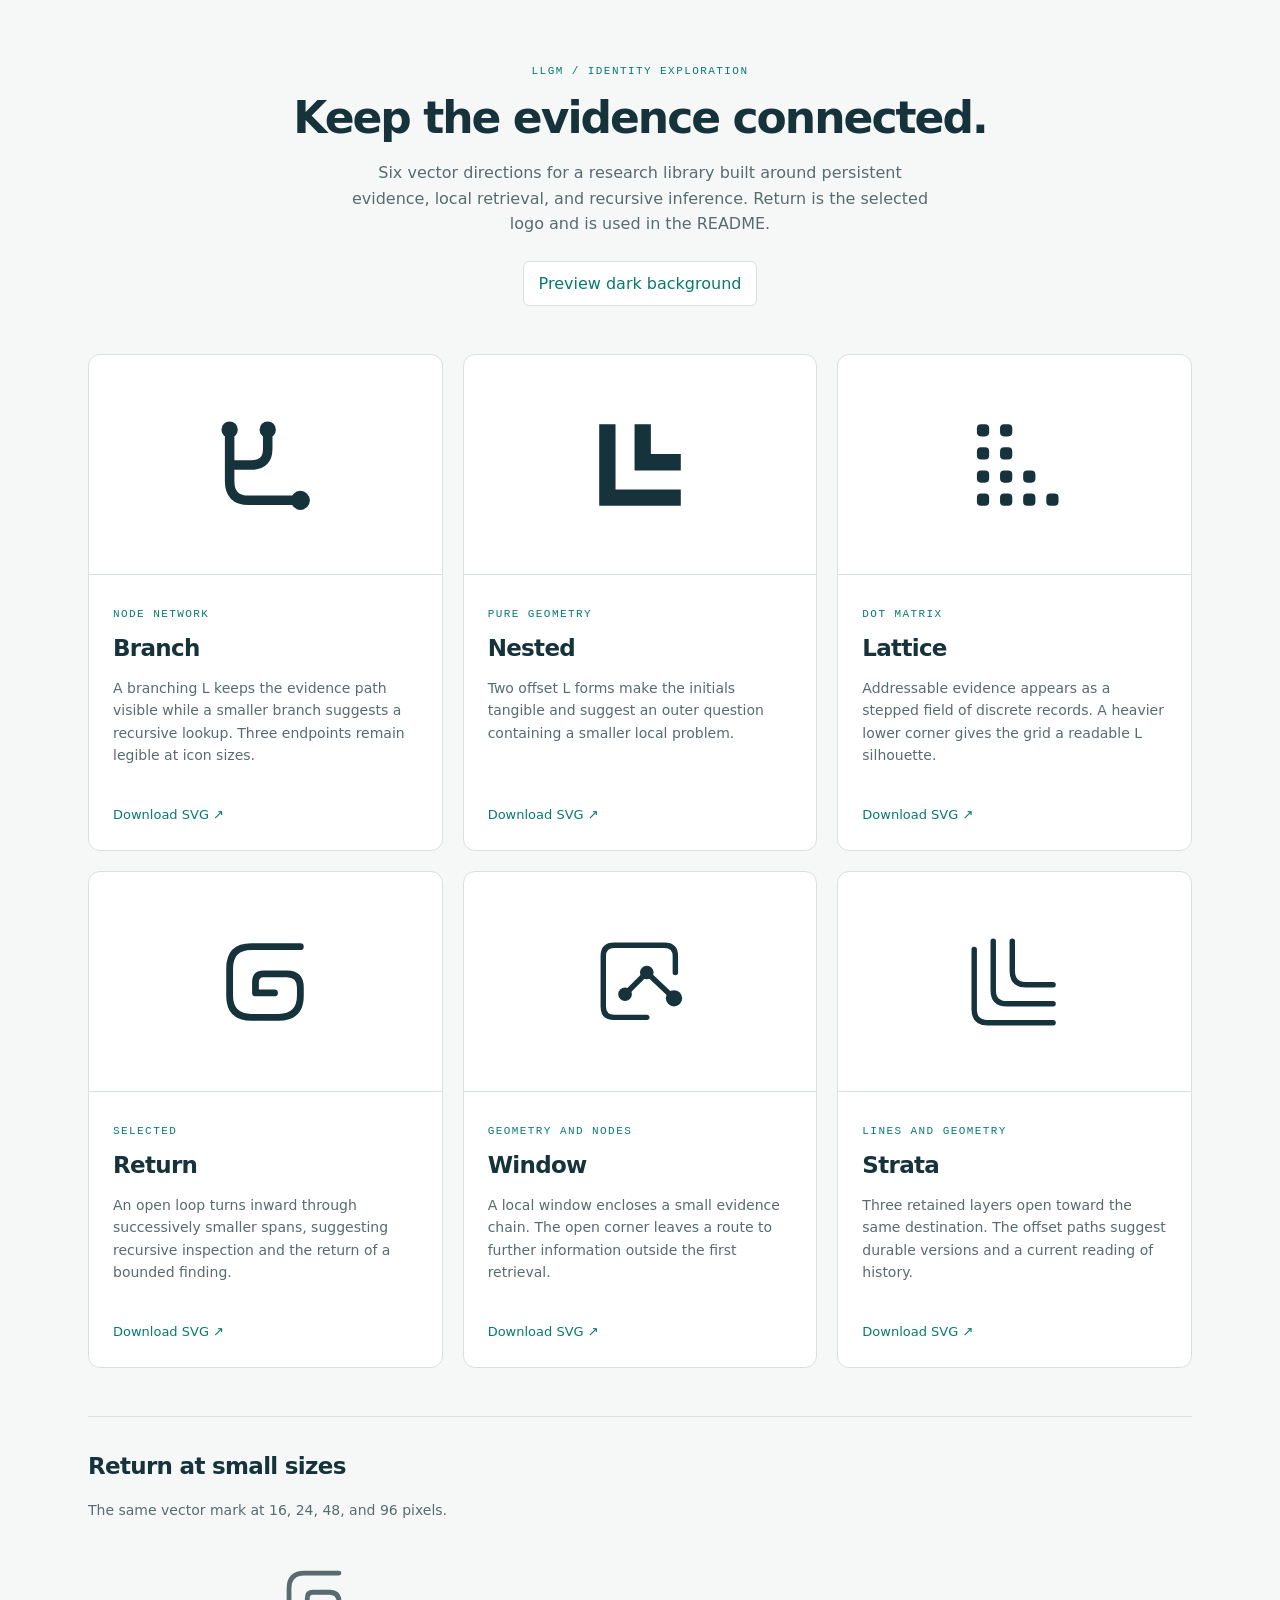
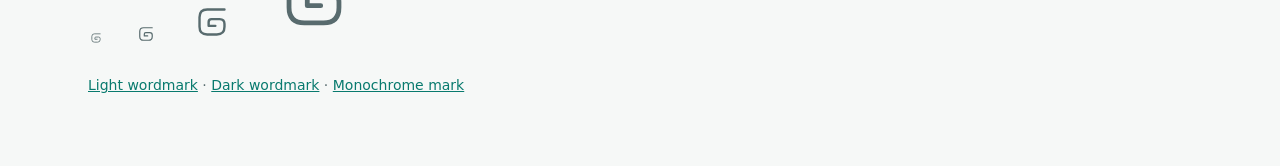
<file: development/brand-explorations/index.html>
<!doctype html>
<html lang="en"><head><meta charset="utf-8"><meta name="viewport" content="width=device-width,initial-scale=1"><title>LLGM · Logo directions</title>
<style>
:root {color-scheme:light;--bg:#f6f8f7;--fg:#16333b;--card:#fff;--line:#d8e1de;--muted:#586b6e;--accent:#087a6e;}
:root.dark {color-scheme:dark;--bg:#0d1117;--fg:#edf5f4;--card:#151d23;--line:#2b3941;--muted:#a3b8bd;--accent:#70e2c3;}
*{box-sizing:border-box}body{margin:0;background:var(--bg);color:var(--fg);font:16px/1.6 system-ui,-apple-system,sans-serif;transition:background .2s,color .2s}
main{max-width:1160px;margin:auto;padding:56px 28px}header{max-width:760px;margin:0 auto 48px;text-align:center}.label{font:11px/1.5 ui-monospace,monospace;letter-spacing:.13em;text-transform:uppercase;color:var(--accent)}h1{font-size:44px;letter-spacing:-.045em;line-height:1.1;margin:12px 0 18px}header p{color:var(--muted);max-width:580px;margin:0 auto 24px}button,a{color:var(--accent)}button{background:var(--card);border:1px solid var(--line);border-radius:6px;padding:9px 15px;cursor:pointer;font:inherit}button:focus-visible,a:focus-visible{outline:3px solid var(--accent);outline-offset:4px}.grid{display:grid;grid-template-columns:repeat(3,1fr);gap:20px}.logo-card{border:1px solid var(--line);border-radius:12px;background:var(--card);overflow:hidden;transition:transform .2s}.logo-card:hover{transform:translateY(-3px)}.logo-canvas{height:220px;display:grid;place-items:center;border-bottom:1px solid var(--line)}.logo-canvas svg{width:136px;height:136px}.caption{padding:24px}h2{font-size:23px;letter-spacing:-.03em;margin:5px 0 10px}.caption p{color:var(--muted);font-size:14px;min-height:108px;margin:0 0 16px}.caption a{font-size:13px;text-decoration:none}.scales{display:flex;gap:30px;align-items:end;margin:28px 0}.scales svg{display:block}footer{margin-top:48px;border-top:1px solid var(--line);padding-top:26px;color:var(--muted);font-size:14px}footer h2{color:var(--fg)}@media(max-width:840px){.grid{grid-template-columns:repeat(2,1fr)}}@media(max-width:560px){main{padding:32px 18px}.grid{grid-template-columns:1fr}h1{font-size:34px}.caption p{min-height:0}}@media(prefers-reduced-motion:reduce){*{transition:none!important}}
</style></head><body><main><header><span class="label">LLGM / Identity exploration</span><h1>Keep the evidence connected.</h1><p>Six vector directions for a research library built around persistent evidence, local retrieval, and recursive inference. Return is the selected logo and is used in the README.</p><button id="theme" type="button" aria-pressed="false">Preview dark background</button></header><section class="grid" aria-label="Six logo directions"><article class="logo-card"><div class="logo-canvas"><svg xmlns="http://www.w3.org/2000/svg" viewBox="0 0 100 100" role="img" aria-labelledby="concept-1" color="inherit">
  <title id="concept-1">LLGM Branch</title>
  <g fill="none" stroke="currentColor" stroke-width="7" stroke-linecap="round" stroke-linejoin="round">
    <path d="M24 24V62Q24 76 38 76H76"/>
    <path d="M24 50H40Q52 50 52 38V24"/>
  </g>
  <g fill="currentColor"><circle cx="24" cy="24" r="6"/><circle cx="52" cy="24" r="6"/><circle cx="76" cy="76" r="7"/></g>
</svg>
</div><div class="caption"><span class="label">Node network</span><h2>Branch</h2><p>A branching L keeps the evidence path visible while a smaller branch suggests a recursive lookup. Three endpoints remain legible at icon sizes.</p><a href="01-branch.svg" download>Download SVG <span aria-hidden="true">↗</span></a></div></article><article class="logo-card"><div class="logo-canvas"><svg xmlns="http://www.w3.org/2000/svg" viewBox="0 0 100 100" role="img" aria-labelledby="concept-2" color="inherit">
  <title id="concept-2">LLGM Nested</title>
  <g fill="currentColor"><path d="M20 20H32V68H80V80H20Z"/><path d="M46 20H58V42H80V54H46Z"/></g>
</svg>
</div><div class="caption"><span class="label">Pure geometry</span><h2>Nested</h2><p>Two offset L forms make the initials tangible and suggest an outer question containing a smaller local problem.</p><a href="02-nested.svg" download>Download SVG <span aria-hidden="true">↗</span></a></div></article><article class="logo-card"><div class="logo-canvas"><svg xmlns="http://www.w3.org/2000/svg" viewBox="0 0 100 100" role="img" aria-labelledby="concept-3" color="inherit">
  <title id="concept-3">LLGM Lattice</title>
  <g fill="currentColor"><rect x="22" y="20" width="9" height="9" rx="3"/><rect x="39" y="20" width="9" height="9" rx="3"/><rect x="22" y="37" width="9" height="9" rx="3"/><rect x="39" y="37" width="9" height="9" rx="3"/><rect x="22" y="54" width="9" height="9" rx="3"/><rect x="39" y="54" width="9" height="9" rx="3"/><rect x="56" y="54" width="9" height="9" rx="3"/><rect x="22" y="71" width="9" height="9" rx="3"/><rect x="39" y="71" width="9" height="9" rx="3"/><rect x="56" y="71" width="9" height="9" rx="3"/><rect x="73" y="71" width="9" height="9" rx="3"/></g>
</svg>
</div><div class="caption"><span class="label">Dot matrix</span><h2>Lattice</h2><p>Addressable evidence appears as a stepped field of discrete records. A heavier lower corner gives the grid a readable L silhouette.</p><a href="03-lattice.svg" download>Download SVG <span aria-hidden="true">↗</span></a></div></article><article class="logo-card"><div class="logo-canvas"><svg xmlns="http://www.w3.org/2000/svg" viewBox="0 0 100 100" role="img" aria-labelledby="concept-4" color="inherit">
  <title id="concept-4">LLGM Return</title>
  <path d="M76 24H40Q24 24 24 40V60Q24 76 40 76H60Q76 76 76 60V54Q76 44 66 44H49Q43 44 43 50V58H57" fill="none" stroke="currentColor" stroke-width="5" stroke-linecap="round" stroke-linejoin="round"/>
</svg>
</div><div class="caption"><span class="label">Selected</span><h2>Return</h2><p>An open loop turns inward through successively smaller spans, suggesting recursive inspection and the return of a bounded finding.</p><a href="04-return.svg" download>Download SVG <span aria-hidden="true">↗</span></a></div></article><article class="logo-card"><div class="logo-canvas"><svg xmlns="http://www.w3.org/2000/svg" viewBox="0 0 100 100" role="img" aria-labelledby="concept-5" color="inherit">
  <title id="concept-5">LLGM Window</title>
  <g fill="none" stroke="currentColor" stroke-width="4" stroke-linecap="round"><path d="M76 43V31Q76 23 68 23H31Q23 23 23 31V68Q23 76 31 76H55"/><path d="M39 59L55 43L75 62"/></g><g fill="currentColor"><circle cx="39" cy="59" r="5"/><circle cx="55" cy="43" r="5"/><circle cx="75" cy="62" r="6"/></g>
</svg>
</div><div class="caption"><span class="label">Geometry and nodes</span><h2>Window</h2><p>A local window encloses a small evidence chain. The open corner leaves a route to further information outside the first retrieval.</p><a href="05-window.svg" download>Download SVG <span aria-hidden="true">↗</span></a></div></article><article class="logo-card"><div class="logo-canvas"><svg xmlns="http://www.w3.org/2000/svg" viewBox="0 0 100 100" role="img" aria-labelledby="concept-6" color="inherit">
  <title id="concept-6">LLGM Strata</title>
  <g fill="none" stroke="currentColor" stroke-width="4" stroke-linecap="round" stroke-linejoin="round"><path d="M20 26V70Q20 80 30 80H78"/><path d="M34 20V56Q34 66 44 66H78"/><path d="M48 20V42Q48 52 58 52H78"/></g>
</svg>
</div><div class="caption"><span class="label">Lines and geometry</span><h2>Strata</h2><p>Three retained layers open toward the same destination. The offset paths suggest durable versions and a current reading of history.</p><a href="06-strata.svg" download>Download SVG <span aria-hidden="true">↗</span></a></div></article></section><footer><h2>Return at small sizes</h2><p>The same vector mark at 16, 24, 48, and 96 pixels.</p><div class="scales"><svg xmlns="http://www.w3.org/2000/svg" viewBox="0 0 100 100" width="16" height="16" role="img" aria-labelledby="concept-7" color="inherit">
  <title id="concept-7">Return at 16 pixels</title>
  <path d="M76 24H40Q24 24 24 40V60Q24 76 40 76H60Q76 76 76 60V54Q76 44 66 44H49Q43 44 43 50V58H57" fill="none" stroke="currentColor" stroke-width="5" stroke-linecap="round" stroke-linejoin="round"/>
</svg>
<svg xmlns="http://www.w3.org/2000/svg" viewBox="0 0 100 100" width="24" height="24" role="img" aria-labelledby="concept-8" color="inherit">
  <title id="concept-8">Return at 24 pixels</title>
  <path d="M76 24H40Q24 24 24 40V60Q24 76 40 76H60Q76 76 76 60V54Q76 44 66 44H49Q43 44 43 50V58H57" fill="none" stroke="currentColor" stroke-width="5" stroke-linecap="round" stroke-linejoin="round"/>
</svg>
<svg xmlns="http://www.w3.org/2000/svg" viewBox="0 0 100 100" width="48" height="48" role="img" aria-labelledby="concept-9" color="inherit">
  <title id="concept-9">Return at 48 pixels</title>
  <path d="M76 24H40Q24 24 24 40V60Q24 76 40 76H60Q76 76 76 60V54Q76 44 66 44H49Q43 44 43 50V58H57" fill="none" stroke="currentColor" stroke-width="5" stroke-linecap="round" stroke-linejoin="round"/>
</svg>
<svg xmlns="http://www.w3.org/2000/svg" viewBox="0 0 100 100" width="96" height="96" role="img" aria-labelledby="concept-10" color="inherit">
  <title id="concept-10">Return at 96 pixels</title>
  <path d="M76 24H40Q24 24 24 40V60Q24 76 40 76H60Q76 76 76 60V54Q76 44 66 44H49Q43 44 43 50V58H57" fill="none" stroke="currentColor" stroke-width="5" stroke-linecap="round" stroke-linejoin="round"/>
</svg>
</div><p><a href="../../docs/_static/brand/llgm-logo-light.svg" download>Light wordmark</a> · <a href="../../docs/_static/brand/llgm-logo-dark.svg" download>Dark wordmark</a> · <a href="../../docs/_static/brand/llgm-mark.svg" download>Monochrome mark</a></p></footer></main><script>
const toggle=document.getElementById('theme');
toggle.addEventListener('click',()=>{const dark=document.documentElement.classList.toggle('dark');toggle.setAttribute('aria-pressed',String(dark));toggle.textContent=dark?'Preview light background':'Preview dark background';});
</script></body></html>
</file>
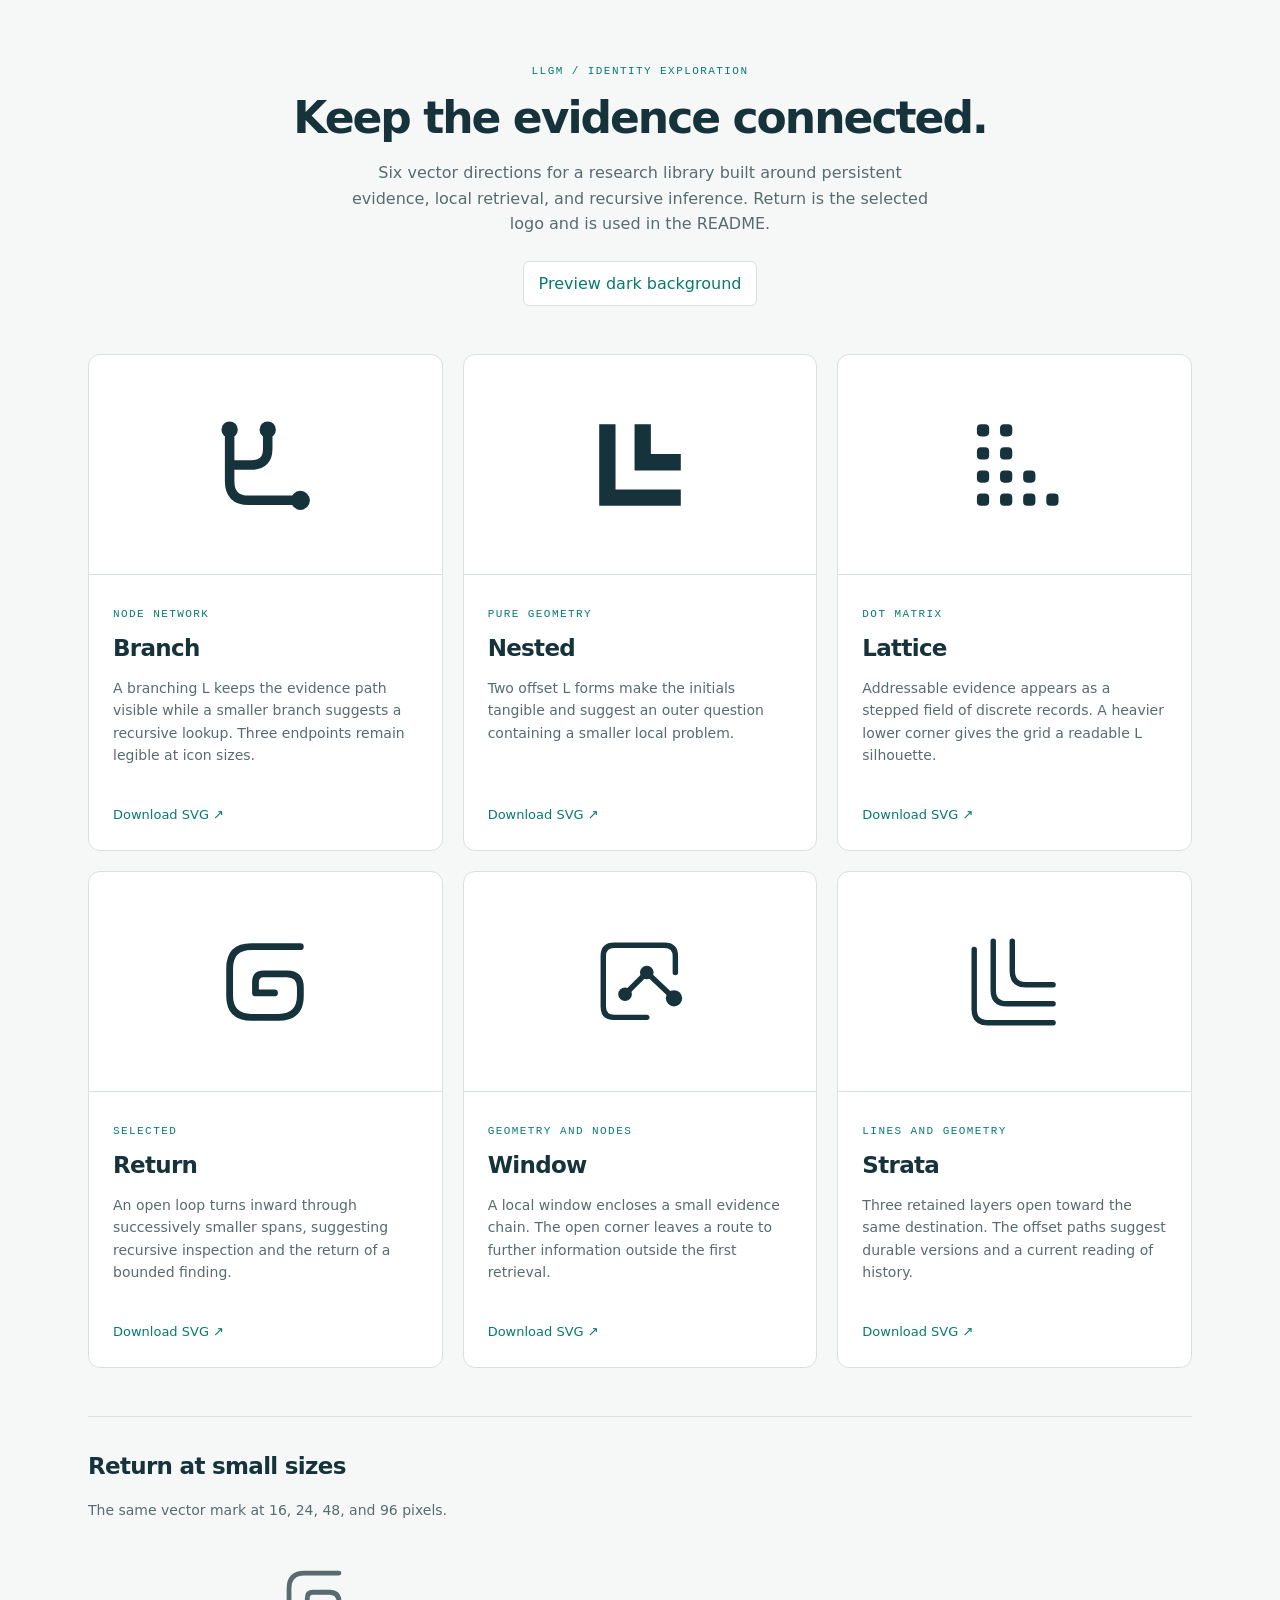
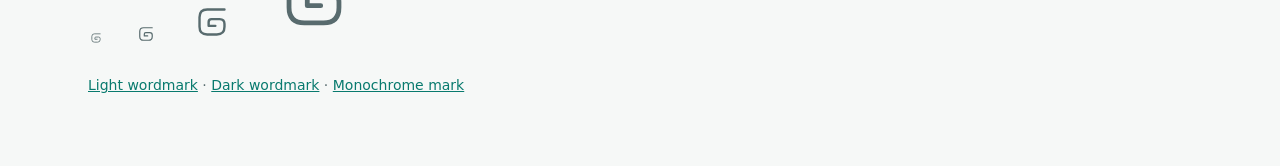
<file: docs/contributing/brand-explorations/index.html>
<!doctype html>
<html lang="en"><head><meta charset="utf-8"><meta name="viewport" content="width=device-width,initial-scale=1"><title>LLGM · Logo directions</title>
<style>
:root {color-scheme:light;--bg:#f6f8f7;--fg:#16333b;--card:#fff;--line:#d8e1de;--muted:#586b6e;--accent:#087a6e;}
:root.dark {color-scheme:dark;--bg:#0d1117;--fg:#edf5f4;--card:#151d23;--line:#2b3941;--muted:#a3b8bd;--accent:#70e2c3;}
*{box-sizing:border-box}body{margin:0;background:var(--bg);color:var(--fg);font:16px/1.6 system-ui,-apple-system,sans-serif;transition:background .2s,color .2s}
main{max-width:1160px;margin:auto;padding:56px 28px}header{max-width:760px;margin:0 auto 48px;text-align:center}.label{font:11px/1.5 ui-monospace,monospace;letter-spacing:.13em;text-transform:uppercase;color:var(--accent)}h1{font-size:44px;letter-spacing:-.045em;line-height:1.1;margin:12px 0 18px}header p{color:var(--muted);max-width:580px;margin:0 auto 24px}button,a{color:var(--accent)}button{background:var(--card);border:1px solid var(--line);border-radius:6px;padding:9px 15px;cursor:pointer;font:inherit}button:focus-visible,a:focus-visible{outline:3px solid var(--accent);outline-offset:4px}.grid{display:grid;grid-template-columns:repeat(3,1fr);gap:20px}.logo-card{border:1px solid var(--line);border-radius:12px;background:var(--card);overflow:hidden;transition:transform .2s}.logo-card:hover{transform:translateY(-3px)}.logo-canvas{height:220px;display:grid;place-items:center;border-bottom:1px solid var(--line)}.logo-canvas svg{width:136px;height:136px}.caption{padding:24px}h2{font-size:23px;letter-spacing:-.03em;margin:5px 0 10px}.caption p{color:var(--muted);font-size:14px;min-height:108px;margin:0 0 16px}.caption a{font-size:13px;text-decoration:none}.scales{display:flex;gap:30px;align-items:end;margin:28px 0}.scales svg{display:block}footer{margin-top:48px;border-top:1px solid var(--line);padding-top:26px;color:var(--muted);font-size:14px}footer h2{color:var(--fg)}@media(max-width:840px){.grid{grid-template-columns:repeat(2,1fr)}}@media(max-width:560px){main{padding:32px 18px}.grid{grid-template-columns:1fr}h1{font-size:34px}.caption p{min-height:0}}@media(prefers-reduced-motion:reduce){*{transition:none!important}}
</style></head><body><main><header><span class="label">LLGM / Identity exploration</span><h1>Keep the evidence connected.</h1><p>Six vector directions for a research library built around persistent evidence, local retrieval, and recursive inference. Return is the selected logo and is used in the README.</p><button id="theme" type="button" aria-pressed="false">Preview dark background</button></header><section class="grid" aria-label="Six logo directions"><article class="logo-card"><div class="logo-canvas"><svg xmlns="http://www.w3.org/2000/svg" viewBox="0 0 100 100" role="img" aria-labelledby="concept-1" color="inherit">
  <title id="concept-1">LLGM Branch</title>
  <g fill="none" stroke="currentColor" stroke-width="7" stroke-linecap="round" stroke-linejoin="round">
    <path d="M24 24V62Q24 76 38 76H76"/>
    <path d="M24 50H40Q52 50 52 38V24"/>
  </g>
  <g fill="currentColor"><circle cx="24" cy="24" r="6"/><circle cx="52" cy="24" r="6"/><circle cx="76" cy="76" r="7"/></g>
</svg>
</div><div class="caption"><span class="label">Node network</span><h2>Branch</h2><p>A branching L keeps the evidence path visible while a smaller branch suggests a recursive lookup. Three endpoints remain legible at icon sizes.</p><a href="01-branch.svg" download>Download SVG <span aria-hidden="true">↗</span></a></div></article><article class="logo-card"><div class="logo-canvas"><svg xmlns="http://www.w3.org/2000/svg" viewBox="0 0 100 100" role="img" aria-labelledby="concept-2" color="inherit">
  <title id="concept-2">LLGM Nested</title>
  <g fill="currentColor"><path d="M20 20H32V68H80V80H20Z"/><path d="M46 20H58V42H80V54H46Z"/></g>
</svg>
</div><div class="caption"><span class="label">Pure geometry</span><h2>Nested</h2><p>Two offset L forms make the initials tangible and suggest an outer question containing a smaller local problem.</p><a href="02-nested.svg" download>Download SVG <span aria-hidden="true">↗</span></a></div></article><article class="logo-card"><div class="logo-canvas"><svg xmlns="http://www.w3.org/2000/svg" viewBox="0 0 100 100" role="img" aria-labelledby="concept-3" color="inherit">
  <title id="concept-3">LLGM Lattice</title>
  <g fill="currentColor"><rect x="22" y="20" width="9" height="9" rx="3"/><rect x="39" y="20" width="9" height="9" rx="3"/><rect x="22" y="37" width="9" height="9" rx="3"/><rect x="39" y="37" width="9" height="9" rx="3"/><rect x="22" y="54" width="9" height="9" rx="3"/><rect x="39" y="54" width="9" height="9" rx="3"/><rect x="56" y="54" width="9" height="9" rx="3"/><rect x="22" y="71" width="9" height="9" rx="3"/><rect x="39" y="71" width="9" height="9" rx="3"/><rect x="56" y="71" width="9" height="9" rx="3"/><rect x="73" y="71" width="9" height="9" rx="3"/></g>
</svg>
</div><div class="caption"><span class="label">Dot matrix</span><h2>Lattice</h2><p>Addressable evidence appears as a stepped field of discrete records. A heavier lower corner gives the grid a readable L silhouette.</p><a href="03-lattice.svg" download>Download SVG <span aria-hidden="true">↗</span></a></div></article><article class="logo-card"><div class="logo-canvas"><svg xmlns="http://www.w3.org/2000/svg" viewBox="0 0 100 100" role="img" aria-labelledby="concept-4" color="inherit">
  <title id="concept-4">LLGM Return</title>
  <path d="M76 24H40Q24 24 24 40V60Q24 76 40 76H60Q76 76 76 60V54Q76 44 66 44H49Q43 44 43 50V58H57" fill="none" stroke="currentColor" stroke-width="5" stroke-linecap="round" stroke-linejoin="round"/>
</svg>
</div><div class="caption"><span class="label">Selected</span><h2>Return</h2><p>An open loop turns inward through successively smaller spans, suggesting recursive inspection and the return of a bounded finding.</p><a href="04-return.svg" download>Download SVG <span aria-hidden="true">↗</span></a></div></article><article class="logo-card"><div class="logo-canvas"><svg xmlns="http://www.w3.org/2000/svg" viewBox="0 0 100 100" role="img" aria-labelledby="concept-5" color="inherit">
  <title id="concept-5">LLGM Window</title>
  <g fill="none" stroke="currentColor" stroke-width="4" stroke-linecap="round"><path d="M76 43V31Q76 23 68 23H31Q23 23 23 31V68Q23 76 31 76H55"/><path d="M39 59L55 43L75 62"/></g><g fill="currentColor"><circle cx="39" cy="59" r="5"/><circle cx="55" cy="43" r="5"/><circle cx="75" cy="62" r="6"/></g>
</svg>
</div><div class="caption"><span class="label">Geometry and nodes</span><h2>Window</h2><p>A local window encloses a small evidence chain. The open corner leaves a route to further information outside the first retrieval.</p><a href="05-window.svg" download>Download SVG <span aria-hidden="true">↗</span></a></div></article><article class="logo-card"><div class="logo-canvas"><svg xmlns="http://www.w3.org/2000/svg" viewBox="0 0 100 100" role="img" aria-labelledby="concept-6" color="inherit">
  <title id="concept-6">LLGM Strata</title>
  <g fill="none" stroke="currentColor" stroke-width="4" stroke-linecap="round" stroke-linejoin="round"><path d="M20 26V70Q20 80 30 80H78"/><path d="M34 20V56Q34 66 44 66H78"/><path d="M48 20V42Q48 52 58 52H78"/></g>
</svg>
</div><div class="caption"><span class="label">Lines and geometry</span><h2>Strata</h2><p>Three retained layers open toward the same destination. The offset paths suggest durable versions and a current reading of history.</p><a href="06-strata.svg" download>Download SVG <span aria-hidden="true">↗</span></a></div></article></section><footer><h2>Return at small sizes</h2><p>The same vector mark at 16, 24, 48, and 96 pixels.</p><div class="scales"><svg xmlns="http://www.w3.org/2000/svg" viewBox="0 0 100 100" width="16" height="16" role="img" aria-labelledby="concept-7" color="inherit">
  <title id="concept-7">Return at 16 pixels</title>
  <path d="M76 24H40Q24 24 24 40V60Q24 76 40 76H60Q76 76 76 60V54Q76 44 66 44H49Q43 44 43 50V58H57" fill="none" stroke="currentColor" stroke-width="5" stroke-linecap="round" stroke-linejoin="round"/>
</svg>
<svg xmlns="http://www.w3.org/2000/svg" viewBox="0 0 100 100" width="24" height="24" role="img" aria-labelledby="concept-8" color="inherit">
  <title id="concept-8">Return at 24 pixels</title>
  <path d="M76 24H40Q24 24 24 40V60Q24 76 40 76H60Q76 76 76 60V54Q76 44 66 44H49Q43 44 43 50V58H57" fill="none" stroke="currentColor" stroke-width="5" stroke-linecap="round" stroke-linejoin="round"/>
</svg>
<svg xmlns="http://www.w3.org/2000/svg" viewBox="0 0 100 100" width="48" height="48" role="img" aria-labelledby="concept-9" color="inherit">
  <title id="concept-9">Return at 48 pixels</title>
  <path d="M76 24H40Q24 24 24 40V60Q24 76 40 76H60Q76 76 76 60V54Q76 44 66 44H49Q43 44 43 50V58H57" fill="none" stroke="currentColor" stroke-width="5" stroke-linecap="round" stroke-linejoin="round"/>
</svg>
<svg xmlns="http://www.w3.org/2000/svg" viewBox="0 0 100 100" width="96" height="96" role="img" aria-labelledby="concept-10" color="inherit">
  <title id="concept-10">Return at 96 pixels</title>
  <path d="M76 24H40Q24 24 24 40V60Q24 76 40 76H60Q76 76 76 60V54Q76 44 66 44H49Q43 44 43 50V58H57" fill="none" stroke="currentColor" stroke-width="5" stroke-linecap="round" stroke-linejoin="round"/>
</svg>
</div><p><a href="../../_static/brand/llgm-logo-light.svg" download>Light wordmark</a> · <a href="../../_static/brand/llgm-logo-dark.svg" download>Dark wordmark</a> · <a href="../../_static/brand/llgm-mark.svg" download>Monochrome mark</a></p></footer></main><script>
const toggle=document.getElementById('theme');
toggle.addEventListener('click',()=>{const dark=document.documentElement.classList.toggle('dark');toggle.setAttribute('aria-pressed',String(dark));toggle.textContent=dark?'Preview light background':'Preview dark background';});
</script></body></html>
</file>
